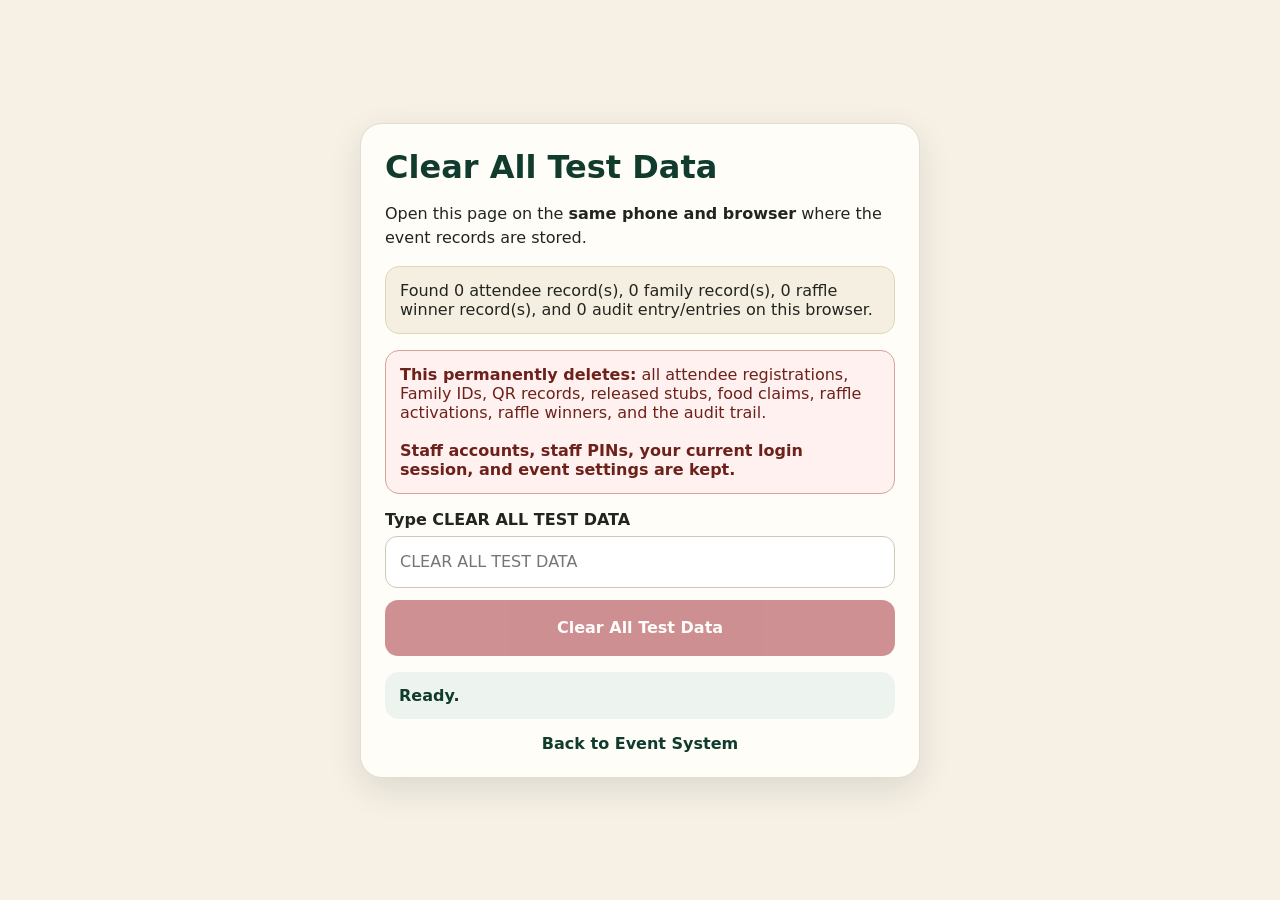
<file: clear-all-test-data.html>
<!doctype html>
<html lang="en">
<head>
  <meta charset="utf-8" />
  <meta name="viewport" content="width=device-width, initial-scale=1, viewport-fit=cover" />
  <meta name="theme-color" content="#103b2d" />
  <title>Clear All Test Data</title>
  <style>
    *{box-sizing:border-box}body{margin:0;min-height:100vh;display:grid;place-items:center;padding:20px;font-family:system-ui,-apple-system,"Segoe UI",sans-serif;background:#f6f0e5;color:#22251f}.card{width:min(560px,100%);background:#fffdf8;border:1px solid #e3dccf;border-radius:22px;padding:24px;box-shadow:0 12px 34px rgba(24,35,28,.11)}h1{margin:0 0 8px;color:#103b2d}p{line-height:1.5}.notice{background:#fff1ef;border:1px solid #d9a29d;border-radius:14px;padding:14px;margin:16px 0;color:#6d211b}label{font-weight:800;display:block;margin:14px 0 7px}input{width:100%;min-height:52px;border:1px solid #cfc8bc;border-radius:12px;padding:12px 14px;font:inherit}.btn{width:100%;min-height:56px;border:0;border-radius:13px;background:#9f2430;color:#fff;font:inherit;font-weight:800;padding:14px 18px;cursor:pointer;margin-top:12px}.btn:disabled{opacity:.5}.status{margin-top:16px;border-radius:14px;padding:14px;background:#edf4ef;color:#103b2d;font-weight:700}.back{display:block;text-align:center;margin-top:15px;color:#103b2d;font-weight:700;text-decoration:none}.summary{background:#f5efe2;border:1px solid #e3d5b8;border-radius:14px;padding:14px;margin:14px 0}
  </style>
</head>
<body>
  <main class="card">
    <h1>Clear All Test Data</h1>
    <p>Open this page on the <b>same phone and browser</b> where the event records are stored.</p>
    <div class="summary" id="summary">Checking local event data…</div>
    <div class="notice"><b>This permanently deletes:</b> all attendee registrations, Family IDs, QR records, released stubs, food claims, raffle activations, raffle winners, and the audit trail.<br><br><b>Staff accounts, staff PINs, your current login session, and event settings are kept.</b></div>
    <label for="confirmText">Type CLEAR ALL TEST DATA</label>
    <input id="confirmText" autocomplete="off" placeholder="CLEAR ALL TEST DATA" />
    <button class="btn" id="clearBtn" disabled>Clear All Test Data</button>
    <div class="status" id="status">Ready.</div>
    <a class="back" href="./">Back to Event System</a>
  </main>
  <script>
    const KEYS={
      attendees:'christmasHearts2026.attendees.v1',
      winners:'christmasHearts2026.winners.v1',
      audit:'christmasHearts2026.audit.v1'
    };
    const input=document.getElementById('confirmText');
    const btn=document.getElementById('clearBtn');
    const status=document.getElementById('status');
    const summary=document.getElementById('summary');
    function load(key,fallback){try{return JSON.parse(localStorage.getItem(key))??fallback}catch{return fallback}}
    function refreshSummary(){
      const attendees=load(KEYS.attendees,[]),winners=load(KEYS.winners,[]),audit=load(KEYS.audit,[]);
      const families=new Set((Array.isArray(attendees)?attendees:[]).map(a=>a?.familyId).filter(Boolean));
      summary.textContent=`Found ${Array.isArray(attendees)?attendees.length:0} attendee record(s), ${families.size} family record(s), ${Array.isArray(winners)?winners.length:0} raffle winner record(s), and ${Array.isArray(audit)?audit.length:0} audit entry/entries on this browser.`;
    }
    input.addEventListener('input',()=>{btn.disabled=input.value.trim()!=='CLEAR ALL TEST DATA'});
    btn.addEventListener('click',()=>{
      if(input.value.trim()!=='CLEAR ALL TEST DATA')return;
      const attendees=load(KEYS.attendees,[]),winners=load(KEYS.winners,[]),audit=load(KEYS.audit,[]);
      const attendeeCount=Array.isArray(attendees)?attendees.length:0;
      const winnerCount=Array.isArray(winners)?winners.length:0;
      const auditCount=Array.isArray(audit)?audit.length:0;
      localStorage.setItem(KEYS.attendees,'[]');
      localStorage.setItem(KEYS.winners,'[]');
      localStorage.setItem(KEYS.audit,'[]');
      status.textContent=`Done — cleared ${attendeeCount} attendee record(s), ${winnerCount} winner record(s), and ${auditCount} audit entry/entries. Staff accounts and PINs were kept.`;
      input.value='';btn.disabled=true;refreshSummary();
    });
    refreshSummary();
  </script>
</body>
</html>
</file>
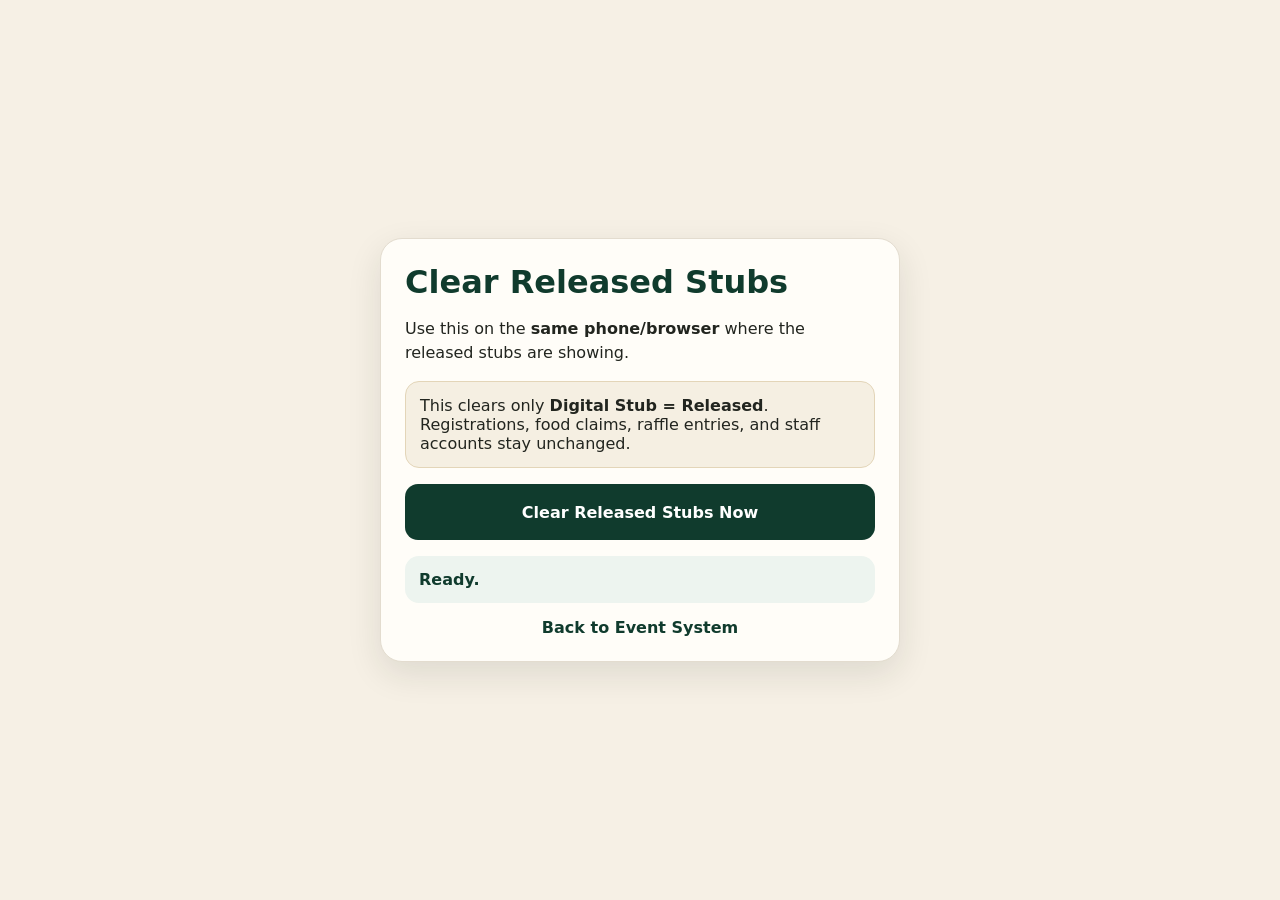
<file: clear-released-stubs.html>
<!doctype html>
<html lang="en">
<head>
  <meta charset="utf-8" />
  <meta name="viewport" content="width=device-width, initial-scale=1, viewport-fit=cover" />
  <meta name="theme-color" content="#103b2d" />
  <title>Clear Released Stubs</title>
  <style>
    *{box-sizing:border-box}body{margin:0;min-height:100vh;display:grid;place-items:center;padding:20px;font-family:system-ui,-apple-system,"Segoe UI",sans-serif;background:#f6f0e5;color:#22251f}.card{width:min(520px,100%);background:#fffdf8;border:1px solid #e3dccf;border-radius:22px;padding:24px;box-shadow:0 12px 34px rgba(24,35,28,.11)}h1{margin:0 0 8px;color:#103b2d}p{line-height:1.5}.notice{background:#f5efe2;border:1px solid #e3d5b8;border-radius:14px;padding:14px;margin:16px 0}.btn{width:100%;min-height:56px;border:0;border-radius:13px;background:#103b2d;color:#fff;font:inherit;font-weight:800;padding:14px 18px;cursor:pointer}.btn:disabled{opacity:.5}.status{margin-top:16px;border-radius:14px;padding:14px;background:#edf4ef;color:#103b2d;font-weight:700}.back{display:block;text-align:center;margin-top:15px;color:#103b2d;font-weight:700;text-decoration:none}
  </style>
</head>
<body>
  <main class="card">
    <h1>Clear Released Stubs</h1>
    <p>Use this on the <b>same phone/browser</b> where the released stubs are showing.</p>
    <div class="notice">This clears only <b>Digital Stub = Released</b>. Registrations, food claims, raffle entries, and staff accounts stay unchanged.</div>
    <button class="btn" id="clearBtn">Clear Released Stubs Now</button>
    <div class="status" id="status">Ready.</div>
    <a class="back" href="./">Back to Event System</a>
  </main>
  <script>
    const ATTENDEES_KEY='christmasHearts2026.attendees.v1';
    const AUDIT_KEY='christmasHearts2026.audit.v1';
    const btn=document.getElementById('clearBtn');
    const status=document.getElementById('status');
    function load(key,fallback){try{return JSON.parse(localStorage.getItem(key))??fallback}catch{return fallback}}
    function save(key,value){localStorage.setItem(key,JSON.stringify(value))}
    btn.addEventListener('click',()=>{
      const attendees=load(ATTENDEES_KEY,[]);
      if(!Array.isArray(attendees)){status.textContent='Could not read attendee data on this browser.';return}
      const released=attendees.filter(a=>a&&a.stubReleasedAt).length;
      if(!released){status.textContent='No released stubs found on this browser. Nothing was changed.';return}
      attendees.forEach(a=>{if(a){a.stubReleasedAt=null;a.stubReleasedBy=null}});
      save(ATTENDEES_KEY,attendees);
      const audit=load(AUDIT_KEY,[]);
      if(Array.isArray(audit)){
        audit.unshift({id:(crypto.randomUUID?.()||String(Date.now())),at:new Date().toISOString(),staff:'Administrator',role:'ADMIN',action:'ALL RELEASED STUBS CLEARED',attendeeId:null,code:'',name:'',details:`${released} released stub(s) reset from local reset page`});
        save(AUDIT_KEY,audit.slice(0,3000));
      }
      status.textContent=`Done — ${released} released stub${released===1?'':'s'} cleared on this browser.`;
      btn.disabled=true;
    });
  </script>
</body>
</html>
</file>
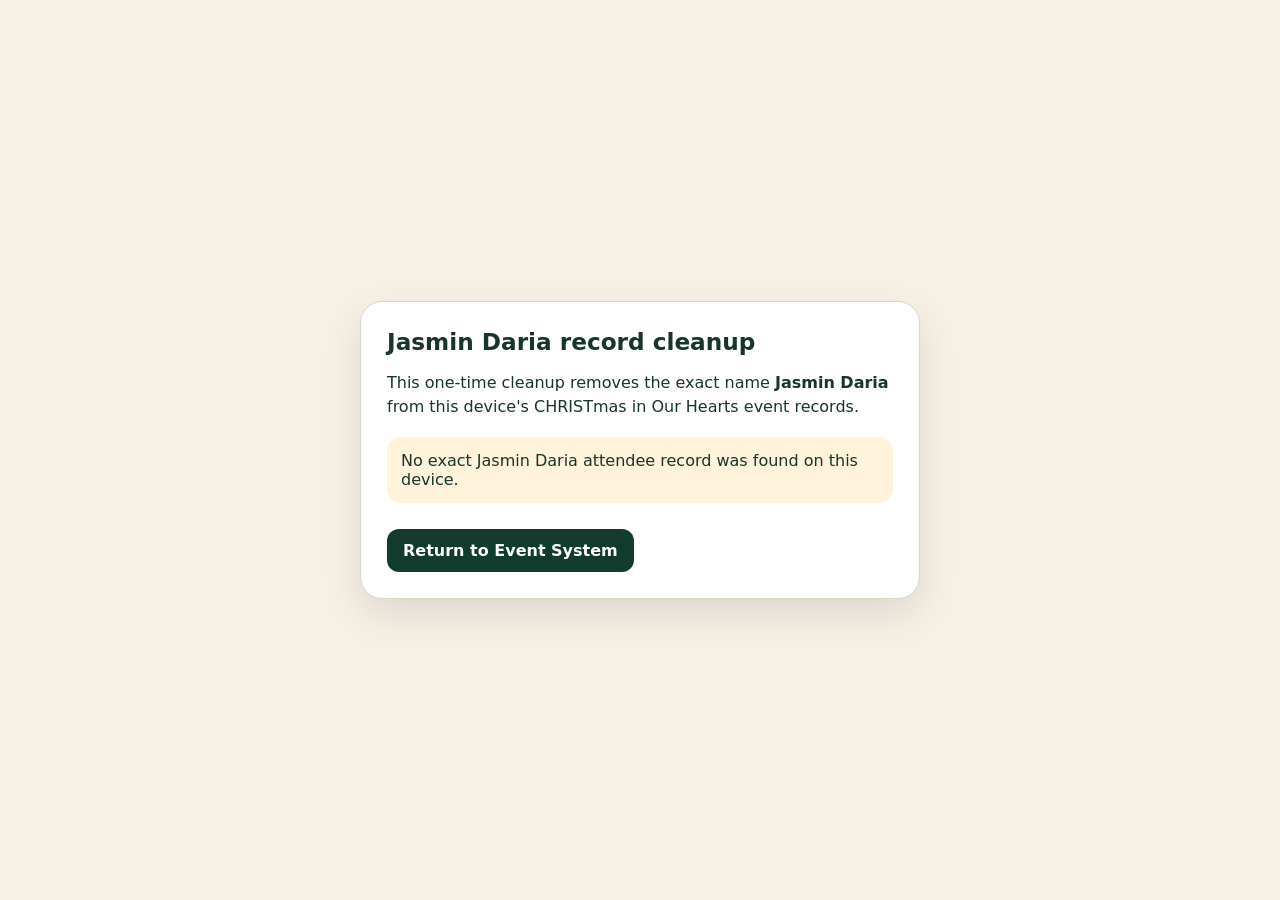
<file: delete-jasmin-daria.html>
<!doctype html>
<html lang="en">
<head>
  <meta charset="utf-8" />
  <meta name="viewport" content="width=device-width, initial-scale=1" />
  <title>Remove Jasmin Daria Record</title>
  <style>
    :root{font-family:Inter,system-ui,sans-serif;color:#17352b;background:#f6f0e5}
    *{box-sizing:border-box}body{margin:0;min-height:100vh;display:grid;place-items:center;padding:20px}
    main{width:min(560px,100%);background:#fff;border:1px solid #ded5c8;border-radius:22px;padding:26px;box-shadow:0 16px 40px rgba(0,0,0,.1)}
    h1{margin:0 0 10px;font-size:1.45rem}p{line-height:1.5}.status{margin:18px 0;padding:14px;border-radius:14px;background:#f4efe5}.ok{background:#eaf5ee}.warn{background:#fff3dc}
    a{display:inline-block;margin-top:8px;padding:12px 16px;border-radius:12px;background:#103b2d;color:#fff;text-decoration:none;font-weight:700}
  </style>
</head>
<body>
<main>
  <h1>Jasmin Daria record cleanup</h1>
  <p>This one-time cleanup removes the exact name <b>Jasmin Daria</b> from this device's CHRISTmas in Our Hearts event records.</p>
  <div id="status" class="status">Processing…</div>
  <a href="./">Return to Event System</a>
</main>
<script>
(() => {
  const ATTENDEES='christmasHearts2026.attendees.v1';
  const WINNERS='christmasHearts2026.winners.v1';
  const AUDIT='christmasHearts2026.audit.v1';
  const FLAG='christmasHearts2026.cleanup.jasminDaria.v1';
  const target='jasmin daria';
  const norm=v=>String(v||'').trim().toLowerCase();
  const read=(k,f=[])=>{try{return JSON.parse(localStorage.getItem(k))??f}catch{return f}};
  const status=document.getElementById('status');

  if(localStorage.getItem(FLAG)==='done'){
    status.className='status ok';
    status.textContent='This cleanup has already been completed on this device.';
    return;
  }

  const attendees=read(ATTENDEES,[]);
  const removed=attendees.filter(a=>norm(a.fullName)===target);
  const removedIds=new Set(removed.map(a=>a.id));
  const keptAttendees=attendees
    .filter(a=>norm(a.fullName)!==target)
    .map(a=>norm(a.linkedPerson)===target?{...a,linkedPerson:''}:a);

  const winners=read(WINNERS,[]).filter(w=>!removedIds.has(w.id)&&norm(w.name)!==target);
  const audit=read(AUDIT,[]).filter(x=>!removedIds.has(x.attendeeId)&&norm(x.name)!==target&&norm(x.attendee)!==target);

  localStorage.setItem(ATTENDEES,JSON.stringify(keptAttendees));
  localStorage.setItem(WINNERS,JSON.stringify(winners));
  localStorage.setItem(AUDIT,JSON.stringify(audit));
  localStorage.setItem(FLAG,'done');

  status.className='status '+(removed.length?'ok':'warn');
  status.textContent=removed.length
    ? `Deleted ${removed.length} Jasmin Daria record${removed.length===1?'':'s'} from this device.`
    : 'No exact Jasmin Daria attendee record was found on this device.';
})();
</script>
</body>
</html>
</file>
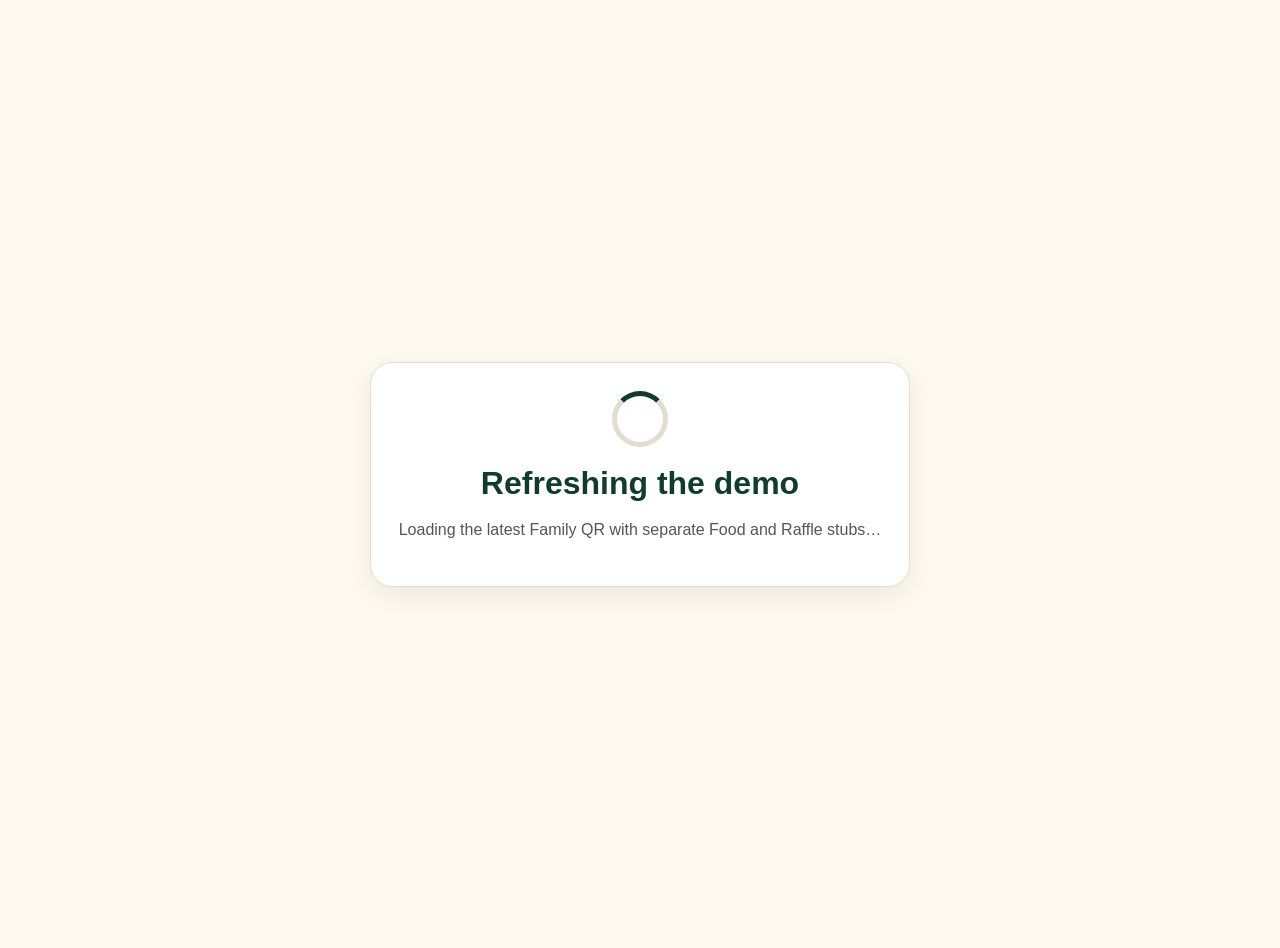
<file: refresh-v25.html>
<!doctype html><html><head><meta charset="utf-8"><meta name="viewport" content="width=device-width,initial-scale=1"><meta name="theme-color" content="#103b2d"><title>Refreshing Demo</title><style>body{font-family:Arial,sans-serif;background:#fffaf0;color:#103b2d;display:grid;place-items:center;min-height:100vh;margin:0;padding:24px}.card{max-width:520px;background:#fff;border:1px solid #e3dccf;border-radius:22px;padding:28px;text-align:center;box-shadow:0 8px 30px rgba(0,0,0,.08)}h1{margin:0 0 12px}p{line-height:1.5;color:#555}.dot{width:46px;height:46px;border:5px solid #e3dccf;border-top-color:#103b2d;border-radius:50%;margin:0 auto 18px;animation:s 1s linear infinite}@keyframes s{to{transform:rotate(360deg)}}</style></head><body><div class="card"><div class="dot"></div><h1>Refreshing the demo</h1><p>Loading the latest Family QR with separate Food and Raffle stubs…</p></div><script>(async()=>{try{if('serviceWorker'in navigator){const regs=await navigator.serviceWorker.getRegistrations();for(const r of regs)await r.unregister()}if('caches'in window){const keys=await caches.keys();await Promise.all(keys.map(k=>caches.delete(k)))}if('serviceWorker'in navigator){await navigator.serviceWorker.register('./sw.js?v=25',{updateViaCache:'none'});await navigator.serviceWorker.ready}setTimeout(()=>location.replace('./?v=25&fresh='+Date.now()),700)}catch(e){location.replace('./?v=25&fresh='+Date.now())}})();</script></body></html>
</file>
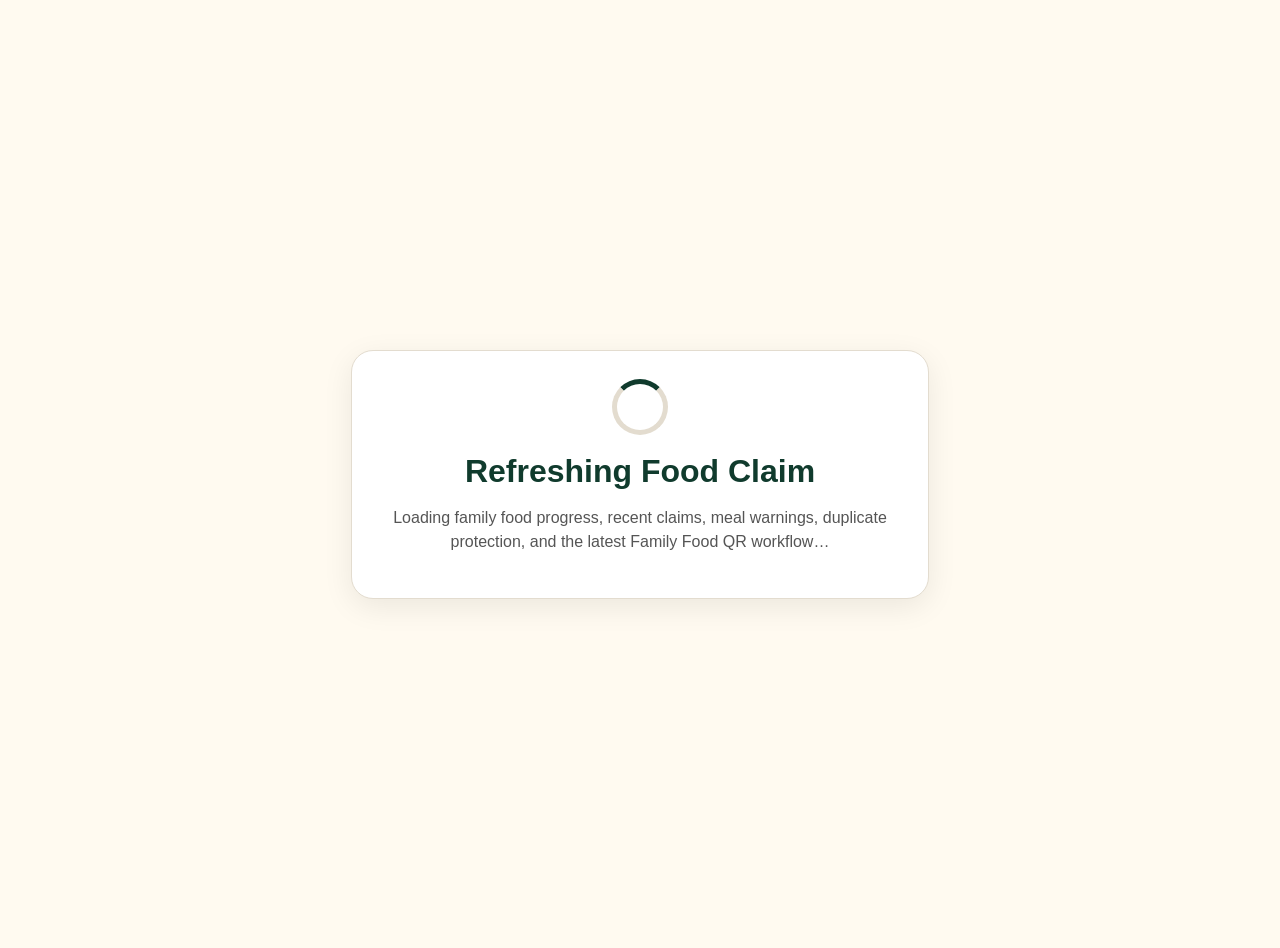
<file: refresh-v26.html>
<!doctype html><html><head><meta charset="utf-8"><meta name="viewport" content="width=device-width,initial-scale=1"><meta name="theme-color" content="#103b2d"><title>Refreshing Food Claim Demo</title><style>body{font-family:Arial,sans-serif;background:#fffaf0;color:#103b2d;display:grid;place-items:center;min-height:100vh;margin:0;padding:24px}.card{max-width:520px;background:#fff;border:1px solid #e3dccf;border-radius:22px;padding:28px;text-align:center;box-shadow:0 8px 30px rgba(0,0,0,.08)}h1{margin:0 0 12px}p{line-height:1.5;color:#555}.dot{width:46px;height:46px;border:5px solid #e3dccf;border-top-color:#103b2d;border-radius:50%;margin:0 auto 18px;animation:s 1s linear infinite}@keyframes s{to{transform:rotate(360deg)}}</style></head><body><div class="card"><div class="dot"></div><h1>Refreshing Food Claim</h1><p>Loading family food progress, recent claims, meal warnings, duplicate protection, and the latest Family Food QR workflow…</p></div><script>(async()=>{try{if('serviceWorker'in navigator){const regs=await navigator.serviceWorker.getRegistrations();for(const r of regs)await r.unregister()}if('caches'in window){const keys=await caches.keys();await Promise.all(keys.map(k=>caches.delete(k)))}if('serviceWorker'in navigator){await navigator.serviceWorker.register('./sw.js?v=26',{updateViaCache:'none'});await navigator.serviceWorker.ready}setTimeout(()=>location.replace('./?v=26&fresh='+Date.now()),700)}catch(e){location.replace('./?v=26&fresh='+Date.now())}})();</script></body></html>
</file>
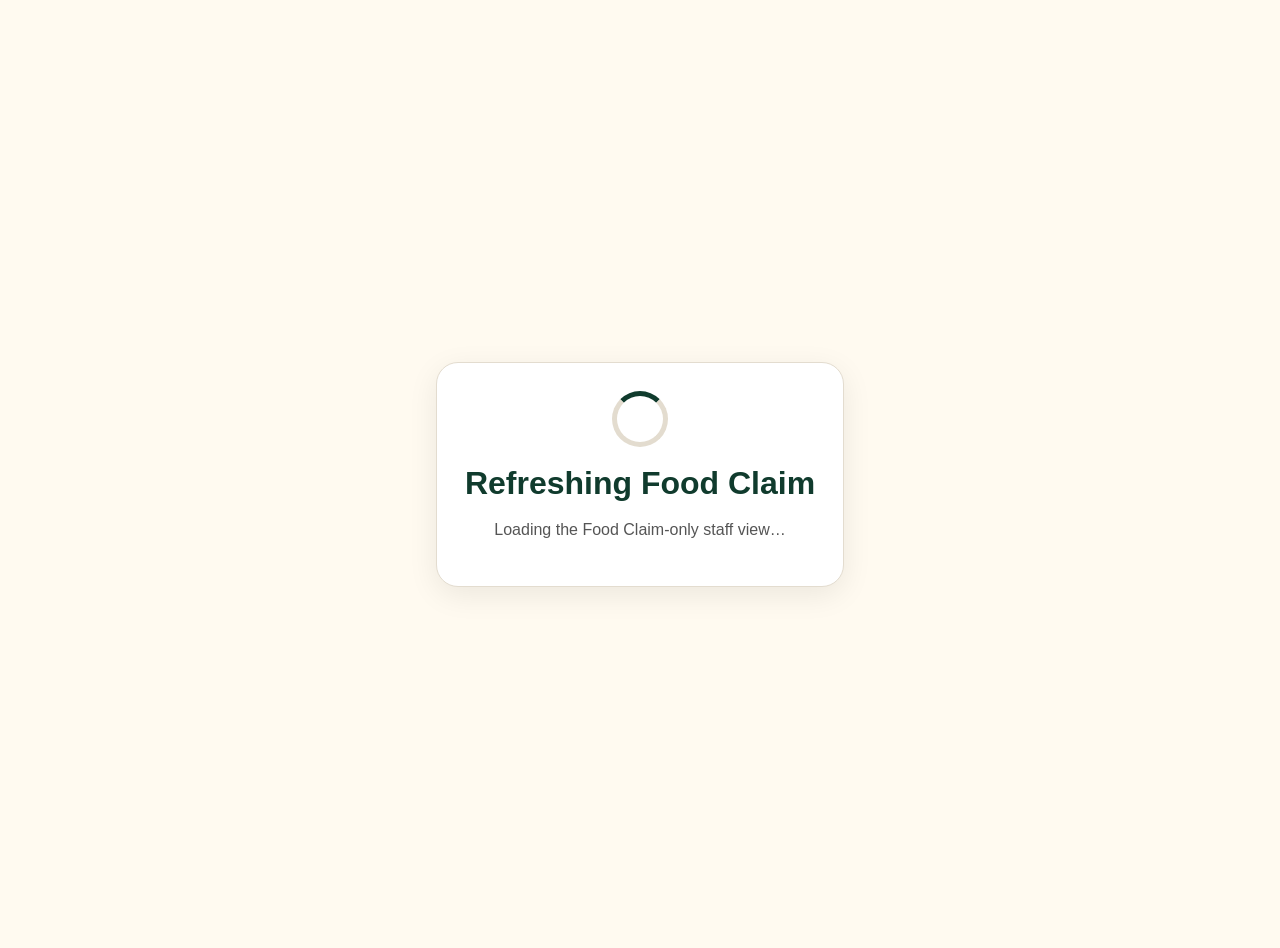
<file: refresh-v27.html>
<!doctype html><html><head><meta charset="utf-8"><meta name="viewport" content="width=device-width,initial-scale=1"><meta name="theme-color" content="#103b2d"><title>Refreshing Food Claim View</title><style>body{font-family:Arial,sans-serif;background:#fffaf0;color:#103b2d;display:grid;place-items:center;min-height:100vh;margin:0;padding:24px}.card{max-width:520px;background:#fff;border:1px solid #e3dccf;border-radius:22px;padding:28px;text-align:center;box-shadow:0 8px 30px rgba(0,0,0,.08)}h1{margin:0 0 12px}p{line-height:1.5;color:#555}.dot{width:46px;height:46px;border:5px solid #e3dccf;border-top-color:#103b2d;border-radius:50%;margin:0 auto 18px;animation:s 1s linear infinite}@keyframes s{to{transform:rotate(360deg)}}</style></head><body><div class="card"><div class="dot"></div><h1>Refreshing Food Claim</h1><p>Loading the Food Claim-only staff view…</p></div><script>(async()=>{try{if('serviceWorker'in navigator){const regs=await navigator.serviceWorker.getRegistrations();for(const r of regs)await r.unregister()}if('caches'in window){const keys=await caches.keys();await Promise.all(keys.map(k=>caches.delete(k)))}if('serviceWorker'in navigator){await navigator.serviceWorker.register('./sw.js?v=27',{updateViaCache:'none'});await navigator.serviceWorker.ready}setTimeout(()=>location.replace('./?v=27&fresh='+Date.now()),700)}catch(e){location.replace('./?v=27&fresh='+Date.now())}})();</script></body></html>
</file>
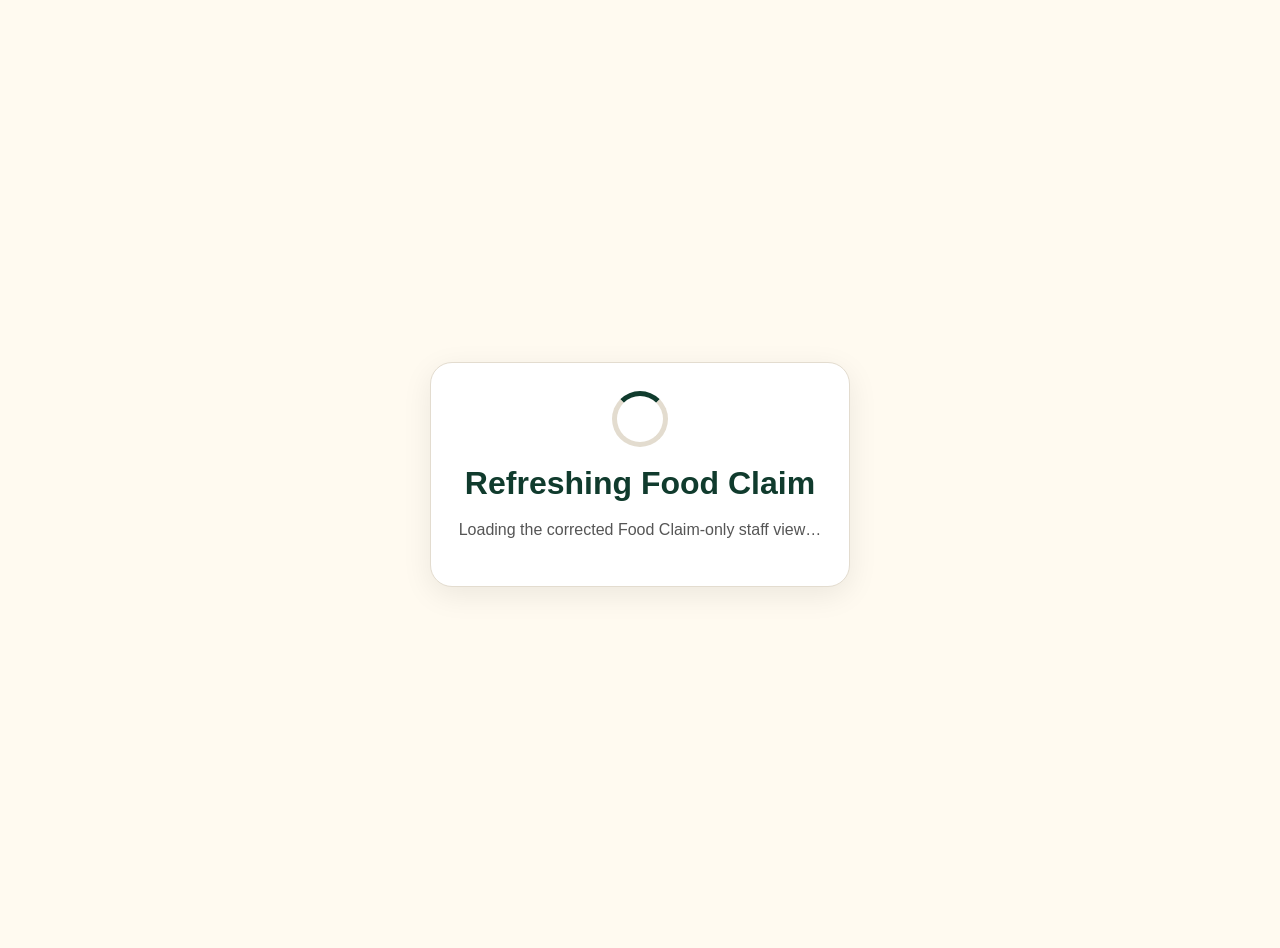
<file: refresh-v28.html>
<!doctype html><html><head><meta charset="utf-8"><meta name="viewport" content="width=device-width,initial-scale=1"><meta name="theme-color" content="#103b2d"><title>Refreshing Food Claim View</title><style>body{font-family:Arial,sans-serif;background:#fffaf0;color:#103b2d;display:grid;place-items:center;min-height:100vh;margin:0;padding:24px}.card{max-width:520px;background:#fff;border:1px solid #e3dccf;border-radius:22px;padding:28px;text-align:center;box-shadow:0 8px 30px rgba(0,0,0,.08)}h1{margin:0 0 12px}p{line-height:1.5;color:#555}.dot{width:46px;height:46px;border:5px solid #e3dccf;border-top-color:#103b2d;border-radius:50%;margin:0 auto 18px;animation:s 1s linear infinite}@keyframes s{to{transform:rotate(360deg)}}</style></head><body><div class="card"><div class="dot"></div><h1>Refreshing Food Claim</h1><p>Loading the corrected Food Claim-only staff view…</p></div><script>(async()=>{try{if('serviceWorker'in navigator){const regs=await navigator.serviceWorker.getRegistrations();for(const r of regs)await r.unregister()}if('caches'in window){const keys=await caches.keys();await Promise.all(keys.map(k=>caches.delete(k)))}if('serviceWorker'in navigator){await navigator.serviceWorker.register('./sw.js?v=28',{updateViaCache:'none'});await navigator.serviceWorker.ready}setTimeout(()=>location.replace('./?v=28&fresh='+Date.now()),700)}catch(e){location.replace('./?v=28&fresh='+Date.now())}})();</script></body></html>
</file>
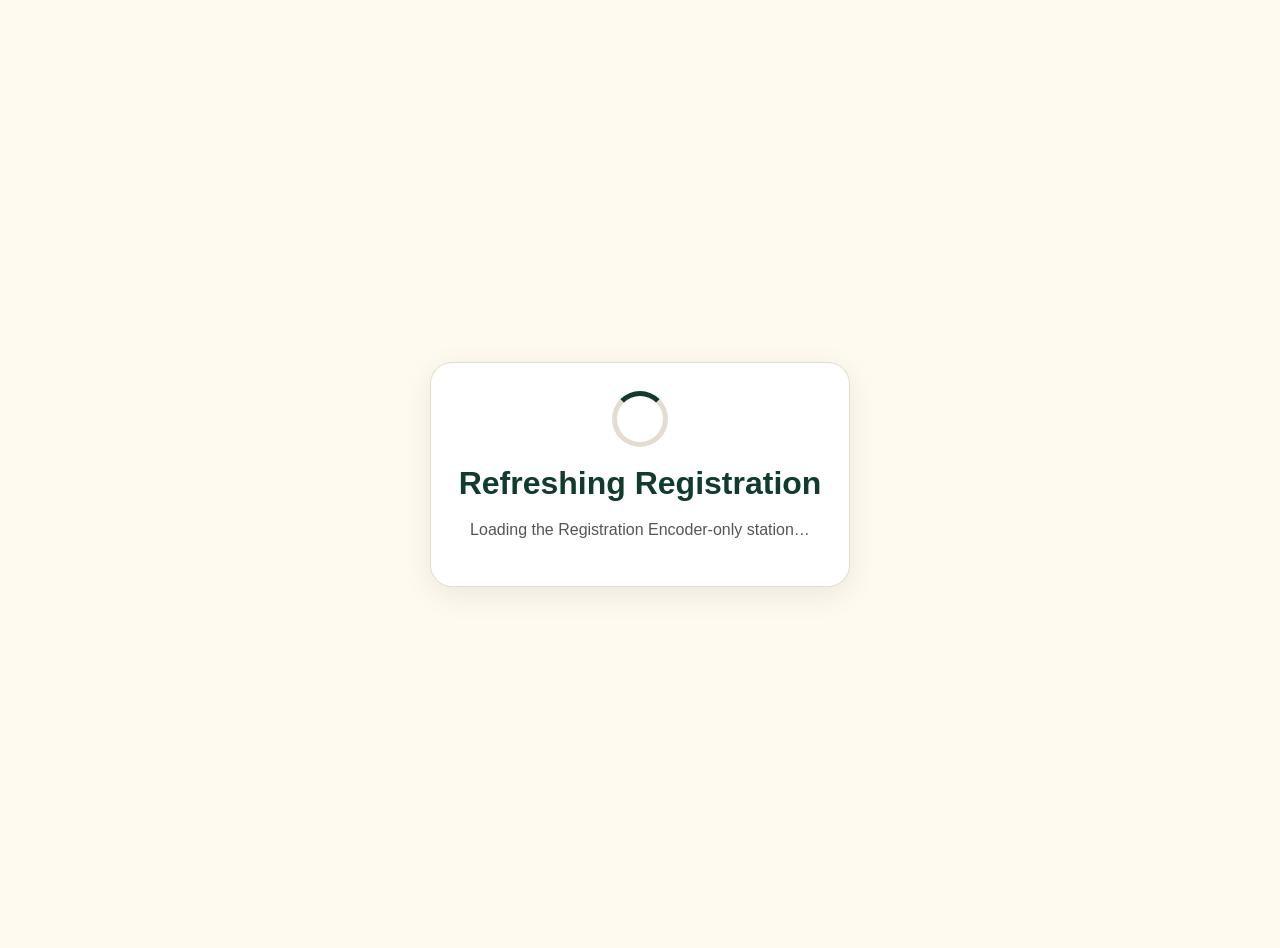
<file: refresh-v29.html>
<!doctype html><html><head><meta charset="utf-8"><meta name="viewport" content="width=device-width,initial-scale=1"><meta name="theme-color" content="#103b2d"><title>Refreshing Registration</title><style>body{font-family:Arial,sans-serif;background:#fffaf0;color:#103b2d;display:grid;place-items:center;min-height:100vh;margin:0;padding:24px}.card{max-width:520px;background:#fff;border:1px solid #e3dccf;border-radius:22px;padding:28px;text-align:center;box-shadow:0 8px 30px rgba(0,0,0,.08)}h1{margin:0 0 12px}p{line-height:1.5;color:#555}.dot{width:46px;height:46px;border:5px solid #e3dccf;border-top-color:#103b2d;border-radius:50%;margin:0 auto 18px;animation:s 1s linear infinite}@keyframes s{to{transform:rotate(360deg)}}</style></head><body><div class="card"><div class="dot"></div><h1>Refreshing Registration</h1><p>Loading the Registration Encoder-only station…</p></div><script>(async()=>{try{if('serviceWorker'in navigator){const regs=await navigator.serviceWorker.getRegistrations();for(const r of regs)await r.unregister()}if('caches'in window){const keys=await caches.keys();await Promise.all(keys.map(k=>caches.delete(k)))}if('serviceWorker'in navigator){await navigator.serviceWorker.register('./sw.js?v=29',{updateViaCache:'none'});await navigator.serviceWorker.ready}setTimeout(()=>location.replace('./?v=29&station=registration&fresh='+Date.now()),700)}catch(e){location.replace('./?v=29&station=registration&fresh='+Date.now())}})();</script></body></html>
</file>
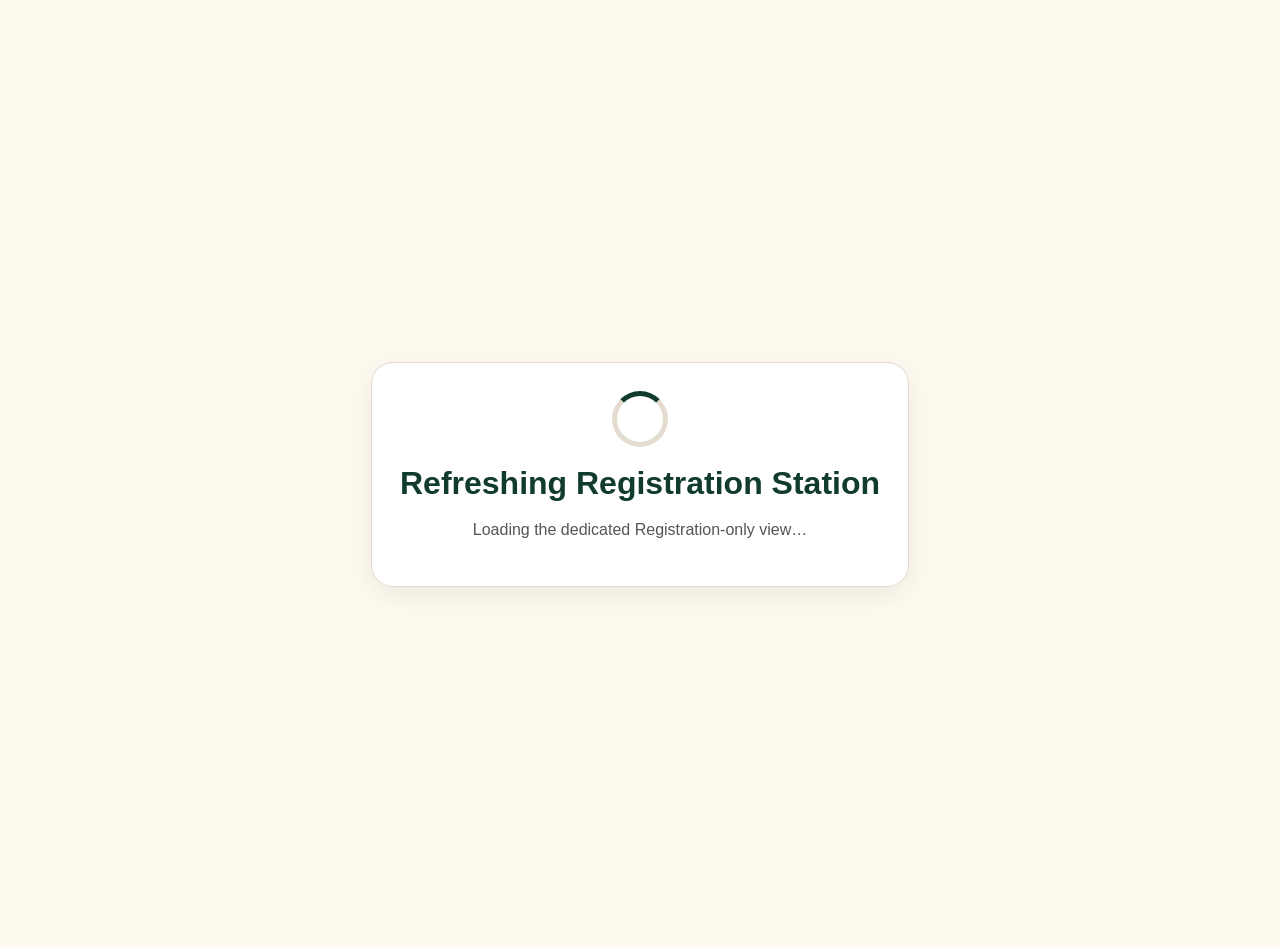
<file: refresh-v30.html>
<!doctype html><html><head><meta charset="utf-8"><meta name="viewport" content="width=device-width,initial-scale=1"><meta name="theme-color" content="#103b2d"><title>Refreshing Registration Station</title><style>body{font-family:Arial,sans-serif;background:#fffaf0;color:#103b2d;display:grid;place-items:center;min-height:100vh;margin:0;padding:24px}.card{max-width:520px;background:#fff;border:1px solid #e3dccf;border-radius:22px;padding:28px;text-align:center;box-shadow:0 8px 30px rgba(0,0,0,.08)}h1{margin:0 0 12px}p{line-height:1.5;color:#555}.dot{width:46px;height:46px;border:5px solid #e3dccf;border-top-color:#103b2d;border-radius:50%;margin:0 auto 18px;animation:s 1s linear infinite}@keyframes s{to{transform:rotate(360deg)}}</style></head><body><div class="card"><div class="dot"></div><h1>Refreshing Registration Station</h1><p>Loading the dedicated Registration-only view…</p></div><script>(async()=>{try{if('serviceWorker'in navigator){const regs=await navigator.serviceWorker.getRegistrations();for(const r of regs)await r.unregister()}if('caches'in window){const keys=await caches.keys();await Promise.all(keys.map(k=>caches.delete(k)))}if('serviceWorker'in navigator){await navigator.serviceWorker.register('./sw.js?v=30',{updateViaCache:'none'});await navigator.serviceWorker.ready}setTimeout(()=>location.replace('./?v=30&station=registration&fresh='+Date.now()),700)}catch(e){location.replace('./?v=30&station=registration&fresh='+Date.now())}})();</script></body></html>
</file>
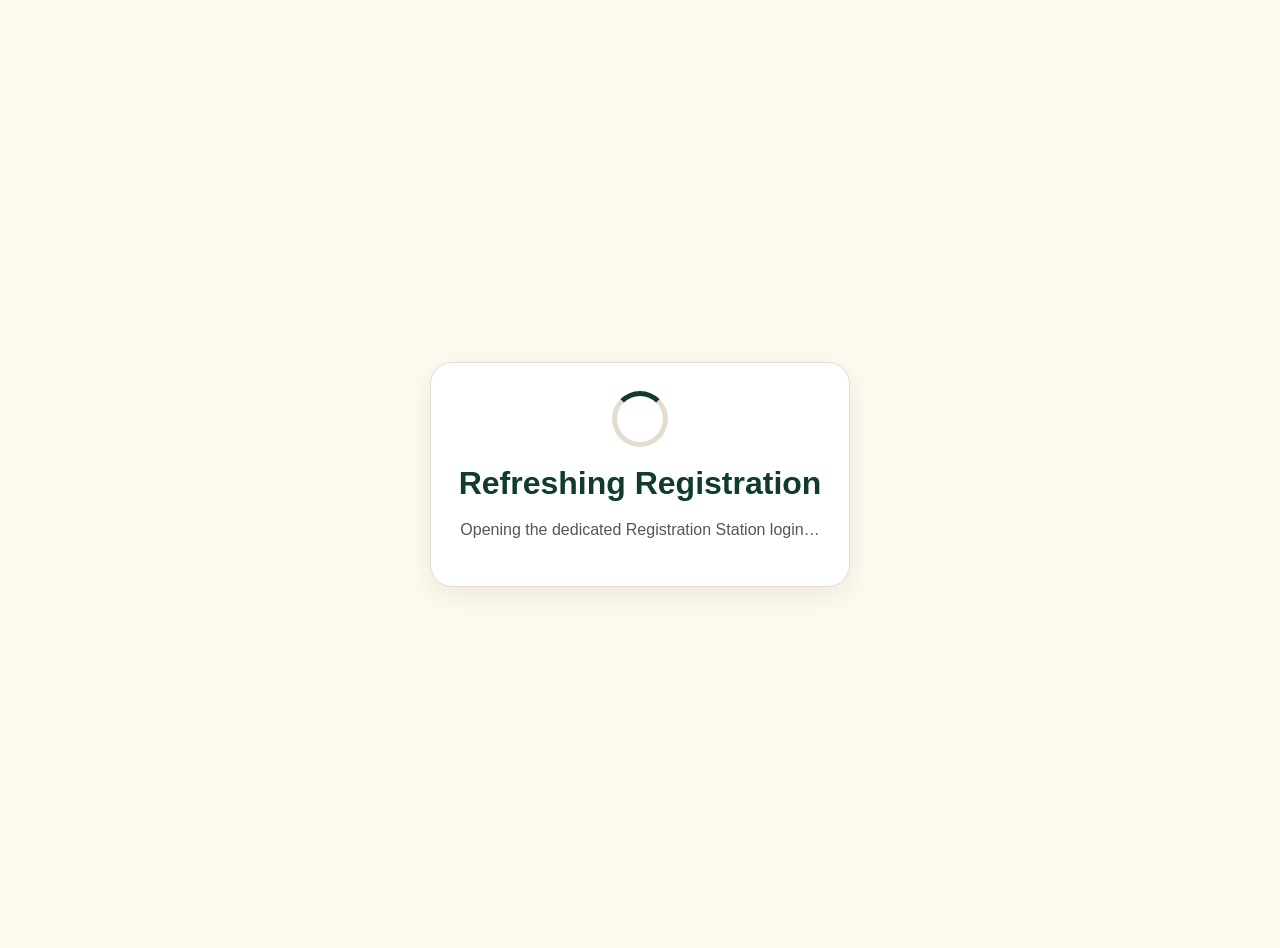
<file: refresh-v31.html>
<!doctype html><html><head><meta charset="utf-8"><meta name="viewport" content="width=device-width,initial-scale=1"><meta name="theme-color" content="#103b2d"><title>Refreshing Registration Station</title><style>body{font-family:Arial,sans-serif;background:#fffaf0;color:#103b2d;display:grid;place-items:center;min-height:100vh;margin:0;padding:24px}.card{max-width:520px;background:#fff;border:1px solid #e3dccf;border-radius:22px;padding:28px;text-align:center;box-shadow:0 8px 30px rgba(0,0,0,.08)}h1{margin:0 0 12px}p{line-height:1.5;color:#555}.dot{width:46px;height:46px;border:5px solid #e3dccf;border-top-color:#103b2d;border-radius:50%;margin:0 auto 18px;animation:s 1s linear infinite}@keyframes s{to{transform:rotate(360deg)}}</style></head><body><div class="card"><div class="dot"></div><h1>Refreshing Registration</h1><p>Opening the dedicated Registration Station login…</p></div><script>(async()=>{try{sessionStorage.removeItem('christmasHearts2026.session');if('serviceWorker'in navigator){const regs=await navigator.serviceWorker.getRegistrations();for(const r of regs)await r.unregister()}if('caches'in window){const keys=await caches.keys();await Promise.all(keys.map(k=>caches.delete(k)))}if('serviceWorker'in navigator){await navigator.serviceWorker.register('./sw.js?v=31',{updateViaCache:'none'});await navigator.serviceWorker.ready}setTimeout(()=>location.replace('./registration.html?v=31&fresh='+Date.now()),700)}catch(e){location.replace('./registration.html?v=31&fresh='+Date.now())}})();</script></body></html>
</file>
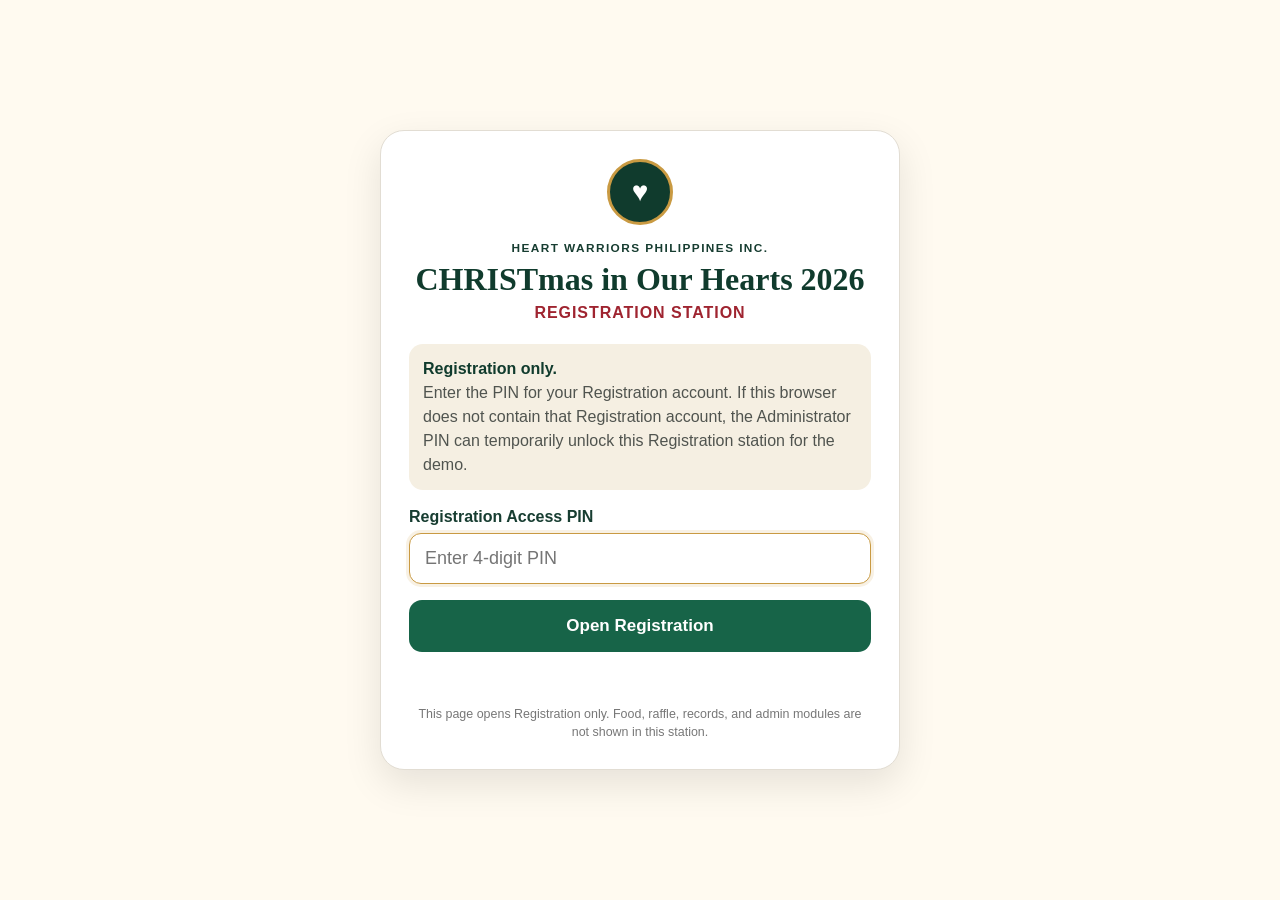
<file: registration.html>
<!doctype html>
<html lang="en">
<head>
  <meta charset="utf-8">
  <meta name="viewport" content="width=device-width,initial-scale=1,viewport-fit=cover">
  <meta name="theme-color" content="#103b2d">
  <title>Registration Station • CHRISTmas in Our Hearts 2026</title>
  <style>
    *{box-sizing:border-box}body{margin:0;min-height:100vh;display:grid;place-items:center;padding:24px;background:#fffaf0;color:#173d31;font-family:Arial,sans-serif}.card{width:min(520px,100%);background:#fff;border:1px solid #e2ddd3;border-radius:24px;padding:28px;box-shadow:0 14px 38px rgba(0,0,0,.10)}.mark{width:66px;height:66px;border-radius:50%;display:grid;place-items:center;margin:0 auto 16px;background:#103b2d;color:#fff;border:3px solid #c99a42;font-size:28px}.eyebrow{text-align:center;margin:0 0 8px;font-size:.74rem;font-weight:900;letter-spacing:.12em}.title{text-align:center;margin:0;color:#103b2d;font-family:Georgia,serif;font-size:2rem;line-height:1.05}.station{text-align:center;margin:8px 0 22px;font-weight:900;color:#9f2430;letter-spacing:.06em}.notice{padding:13px 14px;border-radius:14px;background:#f5efe2;color:#50544f;line-height:1.5;margin-bottom:18px}.notice b{color:#103b2d}label{display:block;font-weight:800;margin:12px 0 7px}input{width:100%;padding:14px 15px;border:1px solid #d7d2c7;border-radius:12px;font-size:18px;outline:none}input:focus{border-color:#c99a42;box-shadow:0 0 0 3px rgba(201,154,66,.14)}button{width:100%;margin-top:16px;min-height:52px;border:0;border-radius:13px;background:#176448;color:#fff;font-size:17px;font-weight:900;cursor:pointer}.status{min-height:24px;margin-top:14px;font-weight:800;line-height:1.45;text-align:center}.bad{color:#9f2430}.ok{color:#0f5a35}.tiny{margin:16px 0 0;text-align:center;color:#777;font-size:.78rem;line-height:1.4}
  </style>
</head>
<body>
  <main class="card">
    <div class="mark" aria-hidden="true">♥</div>
    <p class="eyebrow">HEART WARRIORS PHILIPPINES INC.</p>
    <h1 class="title">CHRISTmas in Our Hearts 2026</h1>
    <p class="station">REGISTRATION STATION</p>
    <div class="notice"><b>Registration only.</b><br>Enter the PIN for your Registration account. If this browser does not contain that Registration account, the Administrator PIN can temporarily unlock this Registration station for the demo.</div>
    <label for="pin">Registration Access PIN</label>
    <input id="pin" type="password" inputmode="numeric" maxlength="4" autocomplete="one-time-code" placeholder="Enter 4-digit PIN" autofocus>
    <button id="openBtn" type="button">Open Registration</button>
    <div id="status" class="status" role="status"></div>
    <p class="tiny">This page opens Registration only. Food, raffle, records, and admin modules are not shown in this station.</p>
  </main>
<script>
const STAFF_KEY='christmasHearts2026.staff.v1';
const SESSION_KEY='christmasHearts2026.session';
function getStaff(){try{return JSON.parse(localStorage.getItem(STAFF_KEY)||'[]')}catch{return[]}}
async function hashPin(pin){if(crypto.subtle){const b=new TextEncoder().encode(pin);const d=await crypto.subtle.digest('SHA-256',b);return [...new Uint8Array(d)].map(x=>x.toString(16).padStart(2,'0')).join('')}return btoa(pin)}
async function openRegistration(){
  const status=document.getElementById('status');
  const pin=document.getElementById('pin').value.trim();
  status.className='status';status.textContent='';
  if(!/^\d{4}$/.test(pin)){status.className+=' bad';status.textContent='Enter a 4-digit PIN.';return}
  const staff=getStaff();
  if(!staff.length){status.className+=' bad';status.textContent='No staff account is stored in this browser yet.';return}
  const h=await hashPin(pin);
  let match=staff.find(s=>s.role==='REGISTRATION'&&s.pinHash===h);
  let temporary=false;
  if(!match){match=staff.find(s=>s.role==='ADMIN'&&s.pinHash===h);temporary=!!match}
  if(!match){status.className+=' bad';status.textContent='Incorrect Registration or Administrator PIN.';return}
  const session={id:match.id,name:match.role==='REGISTRATION'?match.name:'Registration',role:'REGISTRATION'};
  if(temporary)session.authorizedBy=match.name;
  sessionStorage.setItem(SESSION_KEY,JSON.stringify(session));
  status.className+=' ok';status.textContent='Opening Registration Station…';
  setTimeout(()=>location.replace('./?v=31&station=registration&direct=1&fresh='+Date.now()),250);
}
document.getElementById('openBtn').addEventListener('click',openRegistration);
document.getElementById('pin').addEventListener('keydown',e=>{if(e.key==='Enter')openRegistration()});
</script>
</body>
</html>
</file>
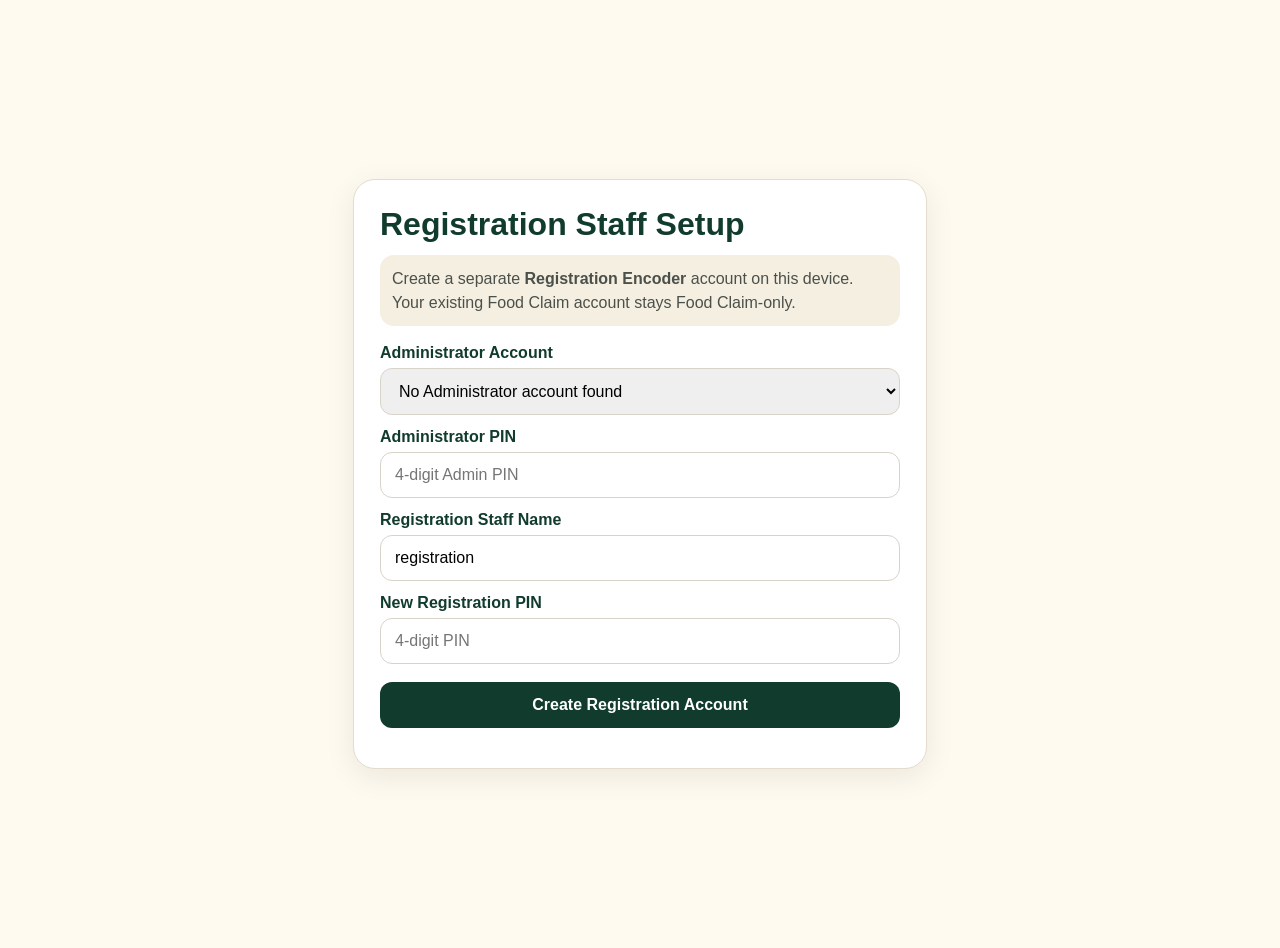
<file: setup-registration.html>
<!doctype html><html><head><meta charset="utf-8"><meta name="viewport" content="width=device-width,initial-scale=1"><meta name="theme-color" content="#103b2d"><title>Create Registration Account</title><style>body{font-family:Arial,sans-serif;background:#fffaf0;color:#103b2d;display:grid;place-items:center;min-height:100vh;margin:0;padding:24px}.card{width:min(520px,100%);background:#fff;border:1px solid #e3dccf;border-radius:22px;padding:26px;box-shadow:0 8px 30px rgba(0,0,0,.08)}h1{margin:0 0 8px}.note{padding:12px;border-radius:14px;background:#f5efe2;color:#4b504a;line-height:1.45;margin:12px 0 18px}label{display:block;font-weight:700;margin:13px 0 6px}input,select{width:100%;box-sizing:border-box;padding:13px 14px;border:1px solid #d8d4ca;border-radius:12px;font-size:16px}button{width:100%;margin-top:18px;padding:14px;border:0;border-radius:12px;background:#103b2d;color:#fff;font-weight:800;font-size:16px}.status{margin-top:14px;font-weight:700;line-height:1.4}.ok{color:#0f5a35}.bad{color:#9f2430}</style></head><body><main class="card"><h1>Registration Staff Setup</h1><div class="note">Create a separate <b>Registration Encoder</b> account on this device. Your existing Food Claim account stays Food Claim-only.</div><label>Administrator Account</label><select id="admin"></select><label>Administrator PIN</label><input id="adminPin" type="password" inputmode="numeric" maxlength="4" placeholder="4-digit Admin PIN"><label>Registration Staff Name</label><input id="regName" value="registration" placeholder="Registration staff name"><label>New Registration PIN</label><input id="regPin" type="password" inputmode="numeric" maxlength="4" placeholder="4-digit PIN"><button id="createBtn">Create Registration Account</button><div id="status" class="status"></div></main><script>const KEY='christmasHearts2026.staff.v1';const staff=(()=>{try{return JSON.parse(localStorage.getItem(KEY)||'[]')}catch{return[]}})();const admins=staff.filter(s=>s.role==='ADMIN');const sel=document.getElementById('admin');sel.innerHTML=admins.length?admins.map(s=>`<option value="${s.id}">${s.name}</option>`).join(''):'<option>No Administrator account found</option>';async function hashPin(pin){if(crypto.subtle){const b=new TextEncoder().encode(pin);const d=await crypto.subtle.digest('SHA-256',b);return [...new Uint8Array(d)].map(x=>x.toString(16).padStart(2,'0')).join('')}return btoa(pin)};document.getElementById('createBtn').onclick=async()=>{const status=document.getElementById('status');status.className='status';if(!admins.length){status.className+=' bad';status.textContent='No Administrator account exists on this device.';return}const admin=admins.find(s=>s.id===sel.value);const ap=document.getElementById('adminPin').value.trim();const name=document.getElementById('regName').value.trim();const pin=document.getElementById('regPin').value.trim();if(!/^\d{4}$/.test(ap)||!/^\d{4}$/.test(pin)||!name){status.className+=' bad';status.textContent='Enter the Admin PIN, staff name, and a 4-digit Registration PIN.';return}if(await hashPin(ap)!==admin.pinHash){status.className+=' bad';status.textContent='Incorrect Administrator PIN.';return}const all=(()=>{try{return JSON.parse(localStorage.getItem(KEY)||'[]')}catch{return[]}})();if(all.some(s=>s.role==='REGISTRATION'&&s.name.toLowerCase()===name.toLowerCase())){status.className+=' bad';status.textContent='A Registration account with this name already exists.';return}all.push({id:crypto.randomUUID?.()||String(Date.now()),name,role:'REGISTRATION',pinHash:await hashPin(pin),createdAt:new Date().toISOString()});localStorage.setItem(KEY,JSON.stringify(all));sessionStorage.removeItem('christmasHearts2026.session');status.className+=' ok';status.textContent='Registration account created. Opening the staff login…';setTimeout(()=>location.replace('./?v=29&station=registration'),900)};</script></body></html>
</file>
